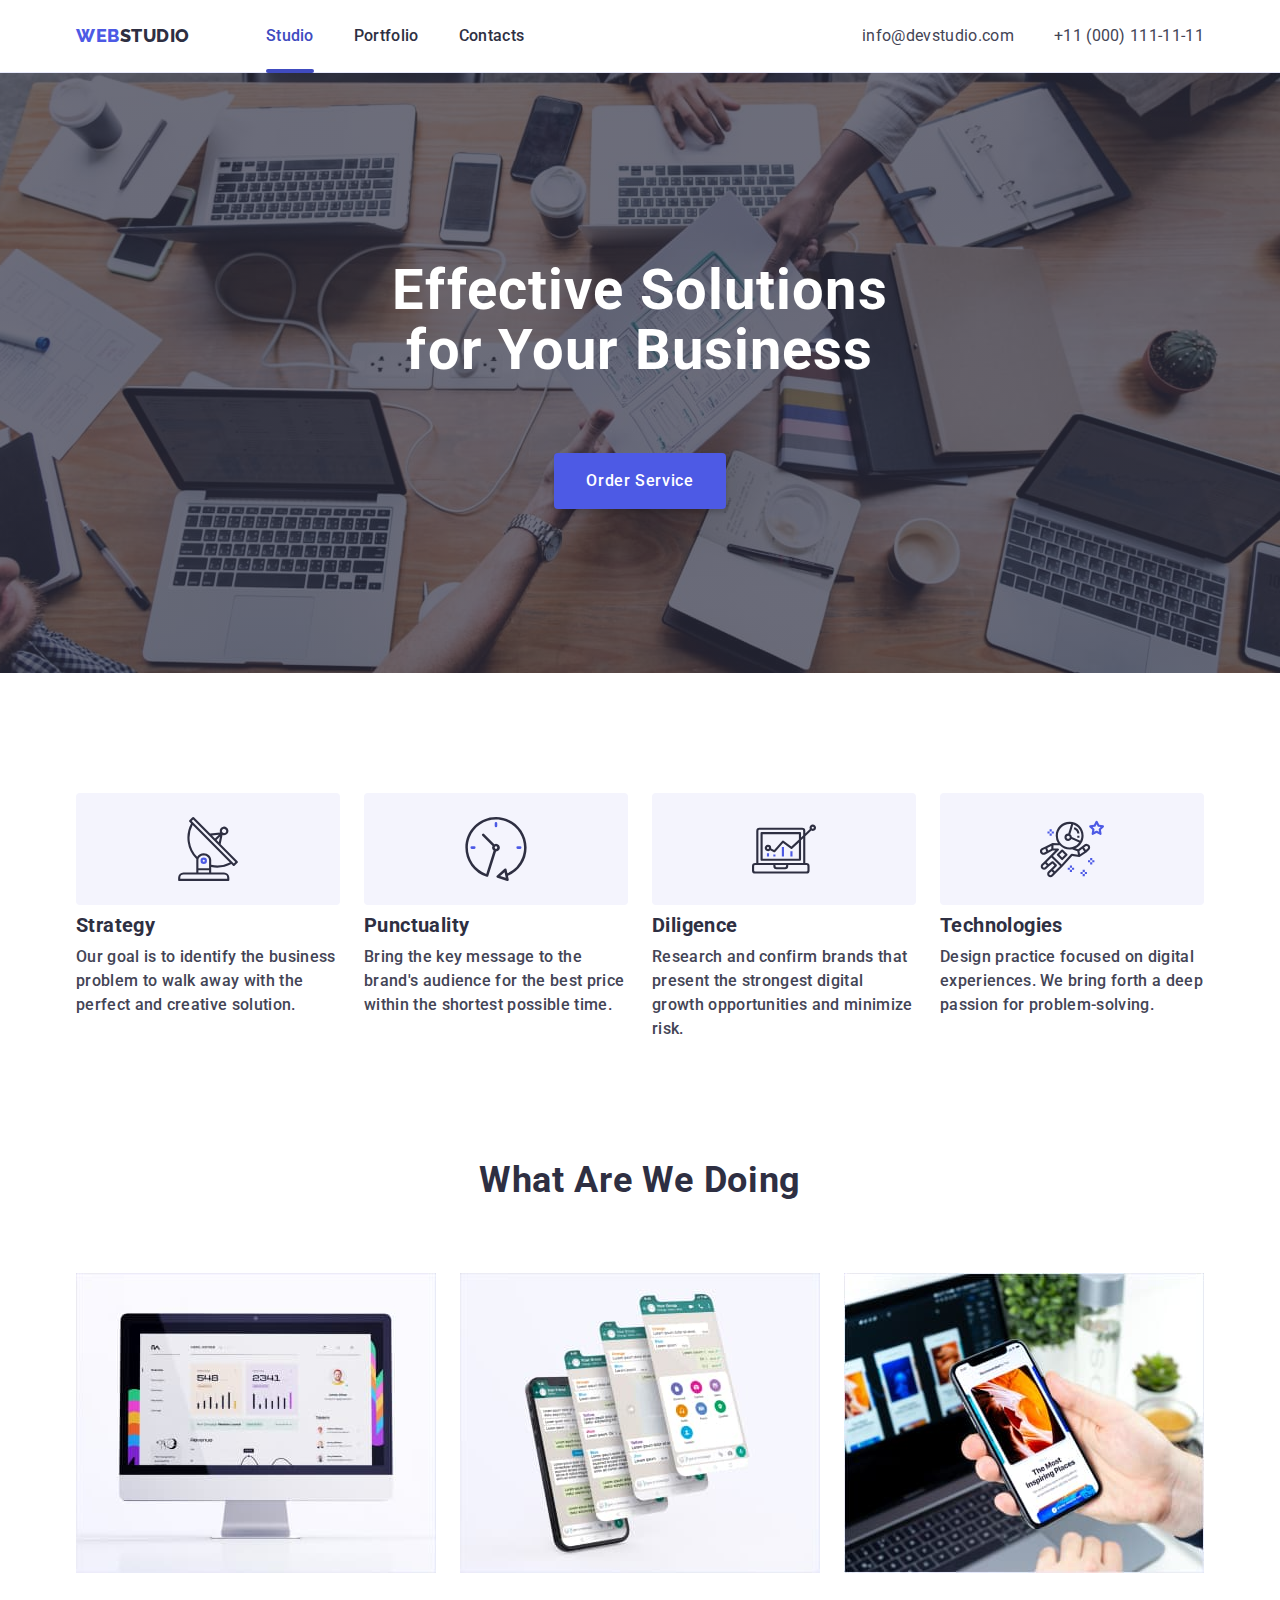
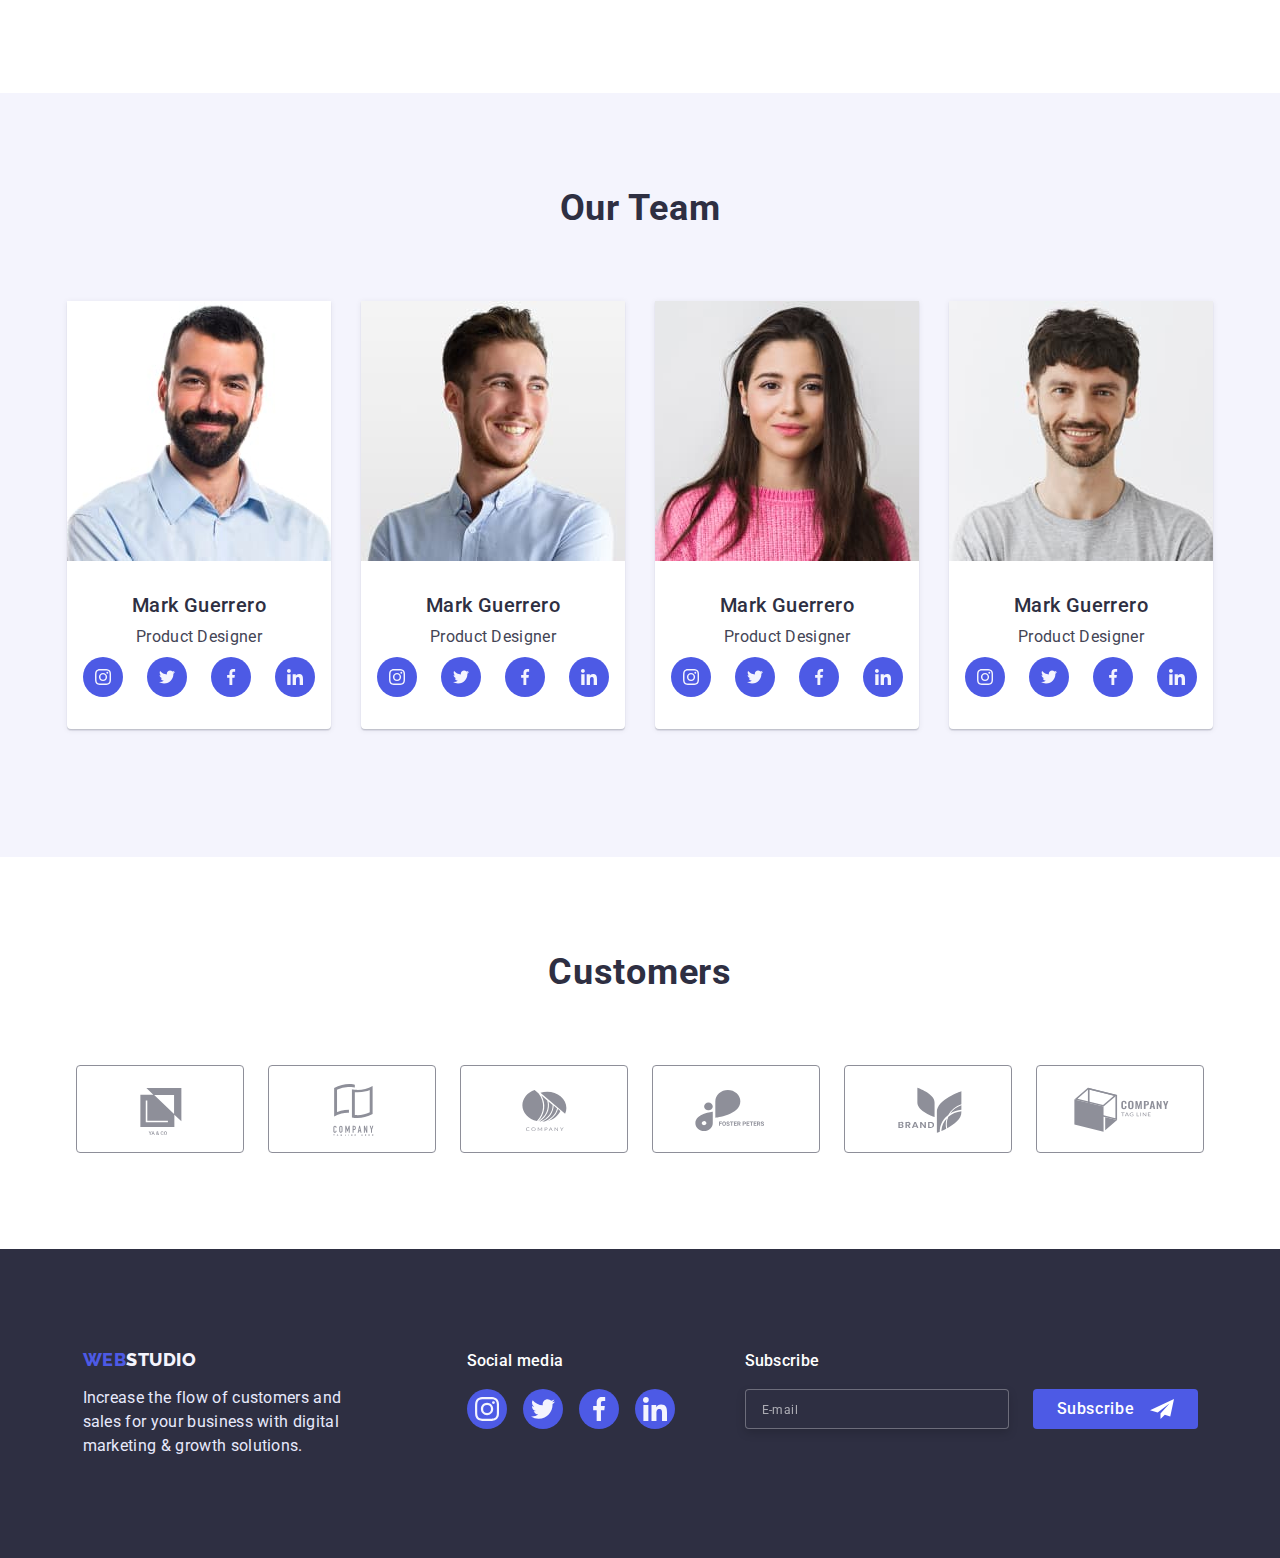
<file: index.html>
<!DOCTYPE html>
<html lang="en">
  <head>
    <meta charset="UTF-8" />
    <meta http-equiv="X-UA-Compatible" content="IE=edge" />
    <meta name="viewport" content="width=device-width, initial-scale=1.0" />
    <title>Web studio</title>
    <link rel="preconnect" href="https://fonts.googleapis.com">
    <link rel="preconnect" href="https://fonts.gstatic.com" crossorigin>
    <link href="https://fonts.googleapis.com/css2?family=Raleway:wght@800&family=Roboto:wght@400;500;700;900&display=swap" rel="stylesheet">
    <link rel="stylesheet" href="https://cdn.jsdelivr.net/npm/modern-normalize@1.1/modern-normalize.min.css">
    <link rel="stylesheet" href="./css/styles-media.css">
  </head>
  
  <body>
    <!-- header -->
    <header class="top-header">
      <div class="header-container container">
        <nav class="main-nav">
          <a class="logo link" href="index.html">web<span class="logo-studio">Studio</span></a>
          <ul class="main-nav-menu list">
            <li class="main-nav-item"><a class="main-nav-link mark link" href="./index.html">Studio</a></li>
            <li class="main-nav-item"><a class="main-nav-link link" href="./portfolio.html">Portfolio</a></li>
            <li class="main-nav-item"><a class="main-nav-link link" href="">Contacts</a></li>
          </ul>
        </nav>
        <address class="contact-us">
          <ul class="list contacts-list">
            <li class="contacts-item"><a class="contacts link" href="mailto:info@devstudio.com">info@devstudio.com</a></li>
            <li class="contacts-item"><a class="contacts link" href="tel:+11(000)111-11-11">+11 (000) 111-11-11</a></li>
          </ul>
        </address>

        
        <button class="mobile-menu-btn" data-menu-open type="button">
          <svg class="mobile-menu-pic" width="32" height="22">
            <use href="./images/icons.svg#icon-hamburger"></use>
          </svg>
        </button>
      </div>
      <div class="mobile-modal is-hidden" data-menu>
        <button type="button" class="mobile-close-button btns" data-menu-close>
            <svg class="close-button" width="8" height="8">
            <use href="./images/icons.svg#icon-close-button"></use>
            </svg>
        </button>
        <nav>
          <ul class="mobile-nav-menu list">
              <li class="mobile-nav-item"><a class="mobile-nav-link link current" href="./index.html">Studio</a></li>
              <li class="mobile-nav-item"><a class="mobile-nav-link link" href="./portfolio.html">Portfolio</a></li>
              <li class="mobile-nav-item"><a class="mobile-nav-link link" href="">Contacts</a></li>
          </ul>
        </nav>
        <div class="contact-network-wrap">
          <address class="mobile-contact-us">
            <ul class="list mobile-contacts-list">
              <li class="mobile-contacts-item"><a class="mobile-number link" href="tel:+11(000)111-11-11">+11 (000) 111-11-11</a></li>
              <li class="mobile-contacts-item"><a class="mobile-mail link" href="mailto:info@devstudio.com">info@devstudio.com</a></li>
            </ul>
          </address>
          <ul class="mobile-network-list list">
            <li class="social-network-item"><a href="" class="social-network-link link">
              <svg class="network-icon" width="24" height="24">
                <use href="./images/icons.svg#icon-instagram"></use>
              </svg></a>
            </li>
            <li class="social-network-item"><a href="" class="social-network-link link">
              <svg class="network-icon" width="24" height="24">
                <use href="./images/icons.svg#icon-twitter"></use>
              </svg></a> 
            </li>
            <li class="social-network-item"><a href="" class="social-network-link link">
              <svg class="network-icon" width="24" height="24">
                <use href="./images/icons.svg#icon-facebook"></use>
              </svg></a> 
            </li>
            <li class="social-network-item"><a href="" class="social-network-link link">
              <svg class="network-icon" width="24" height="24">
                <use href="./images/icons.svg#icon-linkedin"></use>
              </svg></a> 
            </li>
          </ul>
        </div>
      </div>
    </header>
    <!-- main -->
    <main>


      <!-- hero -->
      <section class="hero">
        <div class="container">
          <h1 class="main-header">Effective Solutions for Your Business</h1>
          <button type="button" class="main-btn btns" data-modal-open>Order Service</button>
        </div>
      </section>


      <!-- section features -->
      <section class="features">
        <div class="container">
          <h2 class="visually-hidden">Features</h2>
          <ul class="menu-features list">
            <li class="menu-items-features">
              <div class="menu-icons">
                <svg class="task-icon" width="64" height="64">
                  <use href="./images/icons.svg#icon-antenna"></use>
                </svg>
              </div>
              <h3 class="menu-items-header">Strategy</h3>
              <p class="menu-items-text">Our goal is to identify the business problem to walk away with the perfect and creative solution. </p>
            </li>
            <li class="menu-items-features">
              <div class="menu-icons">
                <svg class="task-icon" width="64" height="64">
                  <use href="./images/icons.svg#icon-clock"></use>
                </svg>
              </div>
              <h3 class="menu-items-header">Punctuality</h3>
              <p class="menu-items-text">Bring the key message to the brand's audience for the best price within the shortest possible time.</p>
            </li>
            <li class="menu-items-features">
              <div class="menu-icons">
                <svg class="task-icon" width="64" height="64">
                  <use href="./images/icons.svg#icon-diagram"></use>
                </svg>
              </div>
              <h3 class="menu-items-header">Diligence</h3>
              <p class="menu-items-text">Research and confirm brands that present the strongest digital growth opportunities and minimize risk.</p>
            </li>
            <li class="menu-items-features">
              <div class="menu-icons">
                <svg class="task-icon" width="64" height="64">
                  <use href="./images/icons.svg#icon-astronaut"></use>
                </svg>
              </div>
              <h3 class="menu-items-header">Technologies</h3>
              <p class="menu-items-text">Design practice focused on digital experiences. We bring forth a deep passion for problem-solving.</p>
            </li>
          </ul>
        </div>
      </section>



      <!-- section what are we doing -->
      <section class="project">
        <div class="container">
          <h2 class="projects-header">What are we doing</h2>
          <ul class="projects-list list">
            <li class="projects-list-items"><img class="projects-img" srcset="./images/monitor2x.jpg 2x" src="./images/monitor1.jpg" alt="Monitor" width="360" height="300"></li>
            <li class="projects-list-items"><img class="projects-img" srcset="./images/iphone2x.jpg 2x" src="./images/iphone2.jpg" alt="Iphone" width="360" height="300"></li>
            <li class="projects-list-items"><img class="projects-img" srcset="./images/laptop2x.jpg 2x" src="./images/laptop3.jpg" alt="Laptop" width="360" height="300"></li>
          </ul>
        </div>
      </section>



      <!-- section our team -->
      <section class="team">
        <div class="container">
          <h2 class="our-team-header">Our Team</h2>
          <ul class="our-team-list list">
            <li class="our-team-item">
              <img class="teammate-img" srcset="./images/mark-guerrero2x.jpg 2x" src="./images/mark-guerrero1.jpg" alt="Mark Guerrero photo" width="264" height="260">
              <div class="teammate-text">
                <h3 class="teammate-name">Mark Guerrero</h3>
                <p class="teammate-profession">Product Designer</p>
                <ul class="social-network-list list">
                  <li class="social-network-item"><a href="" class="social-network-link link">
                    <svg class="network-icon" width="16" height="16">
                    <use href="./images/icons.svg#icon-instagram"></use>
                  </svg></a></li>
                  <li class="social-network-item"><a href="" class="social-network-link link">
                    <svg class="network-icon" width="16" height="16">
                    <use href="./images/icons.svg#icon-twitter"></use>
                  </svg></a></li>
                  <li class="social-network-item"><a href="" class="social-network-link link">
                    <svg class="network-icon" width="16" height="16">
                    <use href="./images/icons.svg#icon-facebook"></use>
                  </svg></a></li>
                  <li class="social-network-item"><a href="" class="social-network-link link">
                    <svg class="network-icon" width="16" height="16">
                    <use href="./images/icons.svg#icon-linkedin"></use>
                  </svg></a></li>
                </ul>
              </div>
            </li>
            <li class="our-team-item">
              <img class="teammate-img" srcset="./images/tom-ford2x.jpg 2x" src="./images/tom-ford2.jpg" alt="Tom Ford photo" width="264" height="260">
              <div class="teammate-text">
                <h3 class="teammate-name">Mark Guerrero</h3>
                <p class="teammate-profession">Product Designer</p>
                <ul class="social-network-list list">
                  <li class="social-network-item"><a href="" class="social-network-link link">
                    <svg class="network-icon" width="16" height="16">
                    <use href="./images/icons.svg#icon-instagram"></use>
                  </svg></a></li>
                  <li class="social-network-item"><a href="" class="social-network-link link">
                    <svg class="network-icon" width="16" height="16">
                    <use href="./images/icons.svg#icon-twitter"></use>
                  </svg></a></li>
                  <li class="social-network-item"><a href="" class="social-network-link link">
                    <svg class="network-icon" width="16" height="16">
                    <use href="./images/icons.svg#icon-facebook"></use>
                  </svg></a></li>
                  <li class="social-network-item"><a href="" class="social-network-link link">
                    <svg class="network-icon" width="16" height="16">
                    <use href="./images/icons.svg#icon-linkedin"></use>
                  </svg></a></li>
                </ul>
              </div>
            </li>
            <li class="our-team-item">
              <img class="teammate-img" srcset="./images/camila-garcia2x.jpg 2x" src="./images/camila-garcia3.jpg" alt="Camila Garcia photo" width="264" height="260">
              <div class="teammate-text">
                <h3 class="teammate-name">Mark Guerrero</h3>
                <p class="teammate-profession">Product Designer</p>
                <ul class="social-network-list list">
                  <li class="social-network-item"><a href="" class="social-network-link link">
                    <svg class="network-icon" width="16" height="16">
                    <use href="./images/icons.svg#icon-instagram"></use>
                  </svg></a></li>
                  <li class="social-network-item"><a href="" class="social-network-link link">
                    <svg class="network-icon" width="16" height="16">
                    <use href="./images/icons.svg#icon-twitter"></use>
                  </svg></a></li>
                  <li class="social-network-item"><a href="" class="social-network-link link">
                    <svg class="network-icon" width="16" height="16">
                    <use href="./images/icons.svg#icon-facebook"></use>
                  </svg></a></li>
                  <li class="social-network-item"><a href="" class="social-network-link link">
                    <svg class="network-icon" width="16" height="16">
                    <use href="./images/icons.svg#icon-linkedin"></use>
                  </svg></a></li>
                </ul>
              </div>
            </li>
            <li class="our-team-item">
              <img class="teammate-img" srcset="./images/daniel-wilson2x.jpg 2x" src="./images/daniel-wilson4.jpg" alt="DanielWilson photo" width="264" height="260">
              <div class="teammate-text">
                <h3 class="teammate-name">Mark Guerrero</h3>
                <p class="teammate-profession">Product Designer</p>
                <ul class="social-network-list list">
                  <li class="social-network-item"><a href="" class="social-network-link link">
                    <svg class="network-icon" width="16" height="16">
                    <use href="./images/icons.svg#icon-instagram"></use>
                  </svg></a></li>
                  <li class="social-network-item"><a href="" class="social-network-link link">
                    <svg class="network-icon" width="16" height="16">
                    <use href="./images/icons.svg#icon-twitter"></use>
                  </svg></a></li>
                  <li class="social-network-item"><a href="" class="social-network-link link">
                    <svg class="network-icon" width="16" height="16">
                    <use href="./images/icons.svg#icon-facebook"></use>
                  </svg></a></li>
                  <li class="social-network-item"><a href="" class="social-network-link link">
                    <svg class="network-icon" width="16" height="16">
                    <use href="./images/icons.svg#icon-linkedin"></use>
                  </svg></a></li>
                </ul>
              </div>
            </li>
          </ul> 
        </div> 
      </section>



      <!-- section customers-->
      <section class="customers">
        <div class="container">
          <h2 class="customers-header">Customers</h2>
          <ul class="customers-list list">
            <li class="customers-item"><a href="" class="customers-link link">
              <svg class="icons-clients">
                <use href="./images/icons.svg#icon-client1"></use>
              </svg>
            </a></li>
            <li class="customers-item"><a href="" class="customers-link link">
              <svg class="icons-clients">
                <use href="./images/icons.svg#icon-client2"></use>
              </svg>
            </a></li>
            <li class="customers-item"><a href="" class="customers-link link">
              <svg class="icons-clients">
                <use href="./images/icons.svg#icon-client3"></use>
              </svg>
            </a></li>
            <li class="customers-item"><a href="" class="customers-link link">
              <svg class="icons-clients">
                <use href="./images/icons.svg#icon-client4"></use>
              </svg>
            </a></li>
            <li class="customers-item"><a href="" class="customers-link link">
              <svg class="icons-clients">
                <use href="./images/icons.svg#icon-client5"></use>
              </svg>
            </a></li>
            <li class="customers-item"><a href="" class="customers-link link">
              <svg class="icons-clients">
                <use href="./images/icons.svg#icon-client6"></use>
              </svg>
            </a></li>
          </ul>
        </div>
      </section>
    </main>



    <!-- footer -->
    <footer class="end-page">
      <div class="container">
        <div class="footer-wrap">
          <div class="end-page-content">
            <a class="logo link" href="index.html">web<span class="logo-studio-end-page">Studio</span></a>
            <p class="footer-text">Increase the flow of customers and sales for your business with digital marketing & growth solutions.</p> 
          </div>
          <div class="social-media">
            <p class="social-media-header">Social media</p>
            <ul class="social-media-list list">
              <li class="social-madia-item"><a href="" class="social-network-link footer-link link">
                <svg class="network-icon" width="24" height="24">
                <use href="./images/icons.svg#icon-instagram"></use>
              </svg></a></li>
              <li class="social-madia-item"><a href="" class="social-network-link footer-link link">
                <svg class="network-icon" width="24" height="24">
                <use href="./images/icons.svg#icon-twitter"></use>
              </svg></a></li>
              <li class="social-madia-item"><a href="" class="social-network-link footer-link link">
                <svg class="network-icon" width="24" height="24">
                <use href="./images/icons.svg#icon-facebook"></use>
              </svg></a></li>
              <li class="social-madia-item"><a href="" class="social-network-link footer-link link">
                <svg class="network-icon" width="24" height="24">
                <use href="./images/icons.svg#icon-linkedin"></use>
              </svg></a></li>
            </ul>
          </div>
              <form class="footer-form">
                <p class="footer-form-header">Subscribe</p>
                <div class="footer-form-wrap">
                  <input type="email" name="user-email" required placeholder="E-mail" class="footer-input">
                  <button type="submit" class="footer-button btns">Subscribe 
                    <svg class="subscribe-icon"  height="24" width="24">
                      <use href="./images/icons.svg#icon-Subscribe"></use>
                    </svg>
                  </button>
                </div>
              </form>
        </div>      
      </div>



      <!--Backdrop-->
      <div class="backdrop is-hidden" data-modal>
        <div class="modal">
          <button type="button" class="modal-close-button btns" data-modal-close>
            <svg class="close-button" width="8" height="8">
            <use href="./images/icons.svg#icon-close-button"></use>
            </svg>
          </button>
          <p class="modal-title">Leave your contacts and we will call you back</p>
          <form class="modal-form">
            <label class="modal-label">
              <span>Name</span>
              <span class="modal-wrap">
                <input type="text" name="user-name" required class="modal-input">
                <svg class="modal-icon" width="18" height="18">
                  <use href="./images/icons.svg#icon-person"></use>
                </svg>
              </span>
            </label>
            <label class="modal-label">
              <span>Phone</span>
              <span class="modal-wrap">
                <input type="tel" name="user-tel" required class="modal-input">
                <svg class="modal-icon" width="18" height="24">
                  <use href="./images/icons.svg#icon-phone"></use>
                </svg>
              </span>
            </label>
            <label class="modal-label">
              <span>Email</span>
              <span class="modal-wrap">
                <input type="email" name="user-email" required class="modal-input">
                <svg class="modal-icon" width="18" height="24">
                  <use href="./images/icons.svg#icon-email"></use>
                </svg>
              </span>
            </label>
            <label class="modal-label comment-label">
              <span>Comment</span>
              <textarea name="text-input" id="text-input" placeholder="Text input" class="modal-text-input"></textarea>
            </label>
            <label class="privacy-label">
              <input type="checkbox" name="privacy" id="privacy" class="input-check visually-hidden" value="true">
                  <span class="check-icon-wrap">
                    <svg width="10" height="8" class="check-icon">
                      <use href="./images/icons.svg#icon-vector"></use>
                    </svg>
                  </span>
                  <span class="privacy-text-wrap">
                    I accept the terms and conditions of the <a href="" class="privacy-link">Privacy Policy</a>
                  </span>
            </label>
            <button type="submit" class="modal-button btns">Send</button>
          </form>
        </div>
      </div>
    </footer>
  <script src="./js/modal.js"></script>
  <script src="./js/mobile-menu.js"></script>
  </body>
</html>
</file>
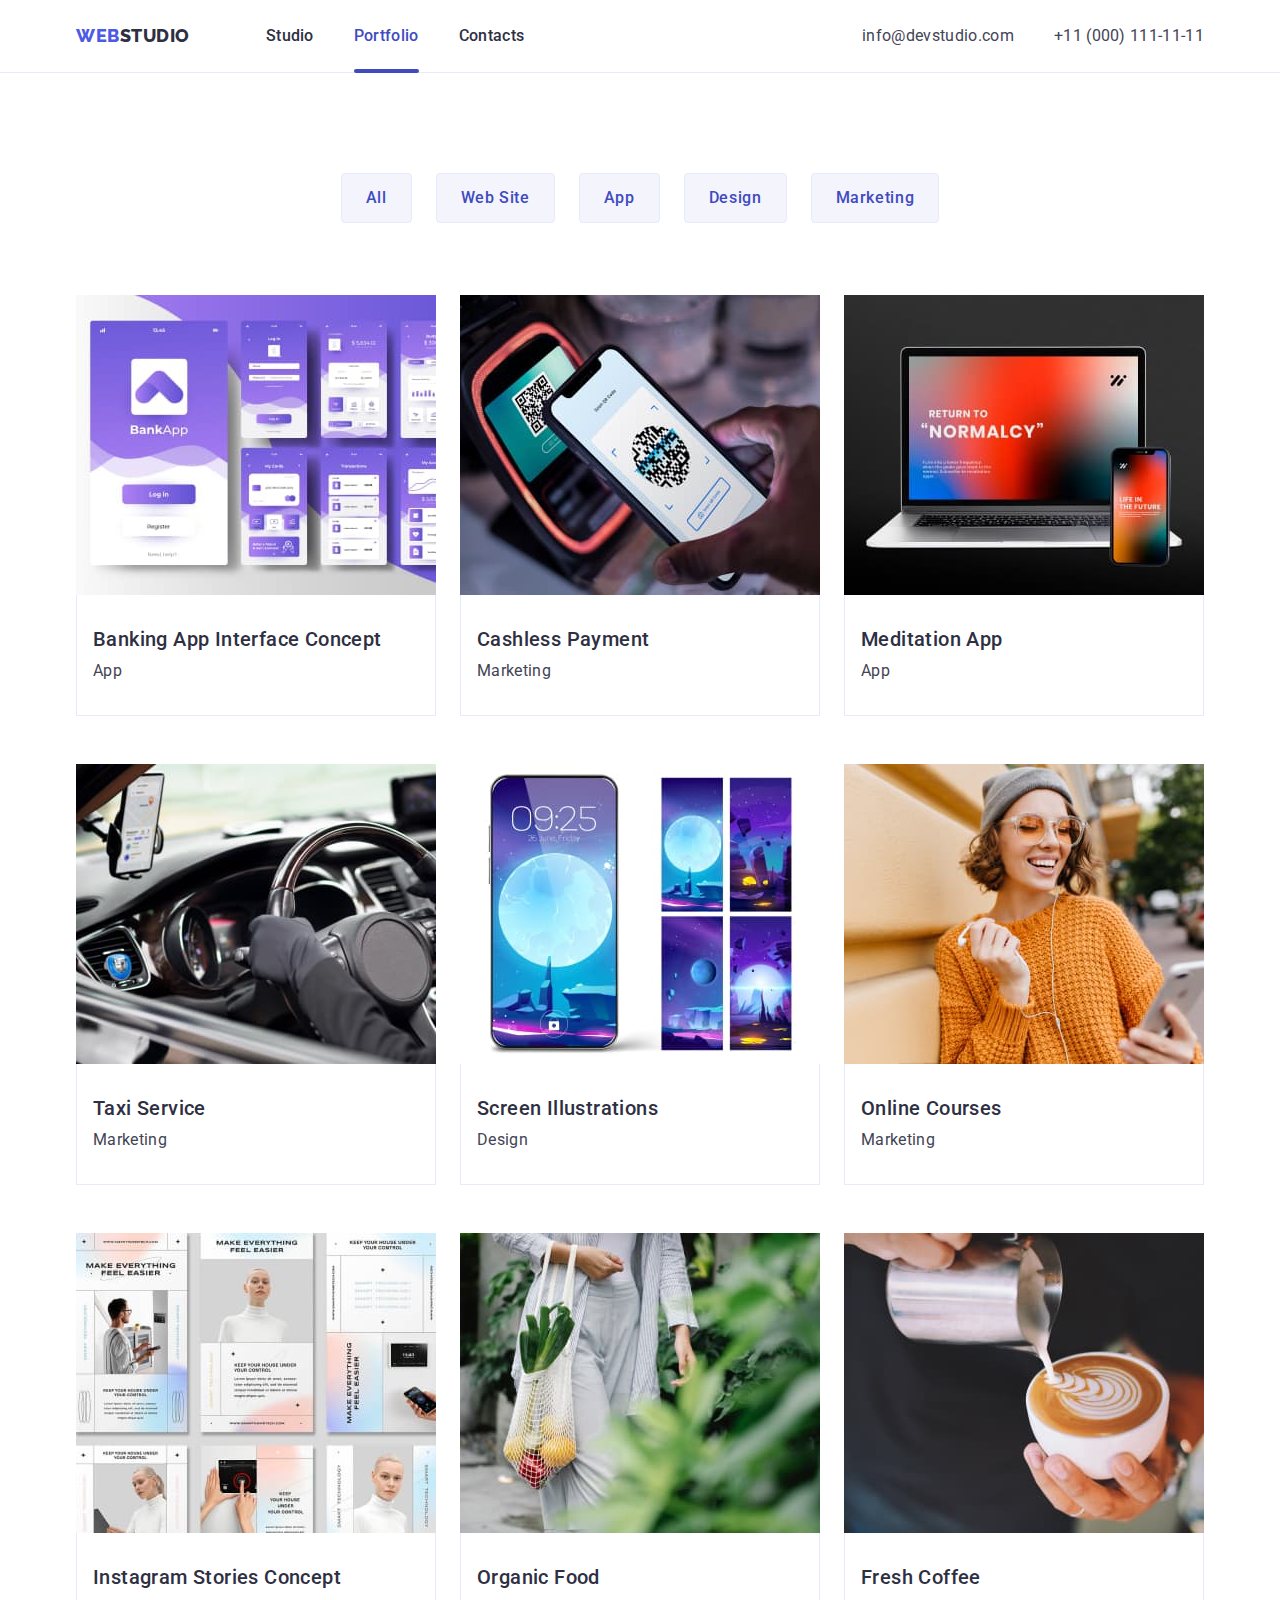
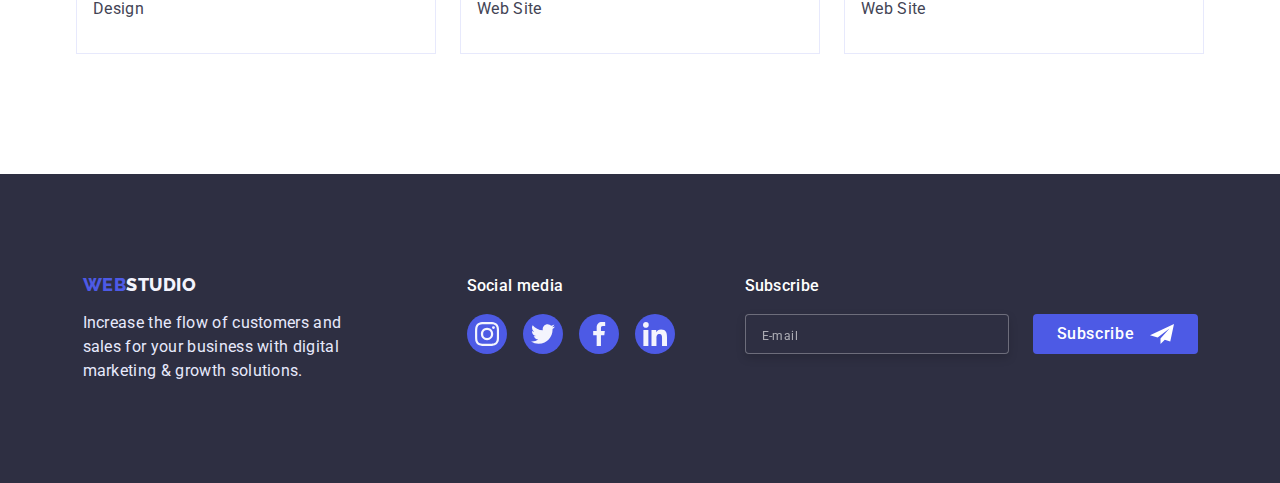
<file: portfolio.html>
<!DOCTYPE html>
<html lang="en">
<head>
    <meta charset="UTF-8">
    <meta http-equiv="X-UA-Compatible" content="IE=edge">
    <meta name="viewport" content="width=device-width, initial-scale=1.0">
    <title>Portfolio</title>
    <link rel="preconnect" href="https://fonts.googleapis.com">
    <link rel="preconnect" href="https://fonts.gstatic.com" crossorigin>
    <link href="https://fonts.googleapis.com/css2?family=Raleway:wght@800&family=Roboto:wght@400;500;700;900&display=swap" rel="stylesheet">
    <link rel="stylesheet" href="https://cdn.jsdelivr.net/npm/modern-normalize@1.1/modern-normalize.min.css">
    <link rel="stylesheet" href="./css/styles-media.css">
</head>
<body>
    <!-- header -->
    <header class="top-header">
        <div class="header-container container">
            <nav class="main-nav">
                <a class="logo link" href="index.html">web<span class="logo-studio">Studio</span></a>
                <ul class="main-nav-menu list">
                    <li class="main-nav-item"><a class="main-nav-link link" href="./index.html">Studio</a></li>
                    <li class="main-nav-item"><a class="main-nav-link mark link" href="./portfolio.html">Portfolio</a></li>
                    <li class="main-nav-item"><a class="main-nav-link link" href="">Contacts</a></li>
                </ul>
            </nav>
        <address class="contact-us">
            <ul class="list contacts-list">
                <li class="contacts-item"><a class="contacts link" href="mailto:info@devstudio.com">info@devstudio.com</a></li>
                <li class="contacts-item"><a class="contacts link" href="tel:+11(000)111-11-11">+11 (000) 111-11-11</a></li>
            </ul>
        </address>

        
        <button class="mobile-menu-btn" data-menu-open type="button">
            <svg class="mobile-menu-pic" width="32" height="22">
                <use href="./images/icons.svg#icon-hamburger"></use>
            </svg>
        </button>
        </div>
        <div class="mobile-modal is-hidden" data-menu>
            <button type="button" class="mobile-close-button btns" data-menu-close>
                <svg class="close-button" width="8" height="8">
                <use href="./images/icons.svg#icon-close-button"></use>
                </svg>
            </button>
            <nav>
                <ul class="mobile-nav-menu list">
                    <li class="mobile-nav-item"><a class="mobile-nav-link link" href="./index.html">Studio</a></li>
                    <li class="mobile-nav-item"><a class="mobile-nav-link link current" href="./portfolio.html">Portfolio</a></li>
                    <li class="mobile-nav-item"><a class="mobile-nav-link link" href="">Contacts</a></li>
                </ul>
            </nav>
            <div class="contact-network-wrap">
                <address class="mobile-contact-us">
                    <ul class="list mobile-contacts-list">
                        <li class="mobile-contacts-item"><a class="mobile-number link" href="tel:+11(000)111-11-11">+11 (000) 111-11-11</a></li>
                        <li class="mobile-contacts-item"><a class="mobile-mail link" href="mailto:info@devstudio.com">info@devstudio.com</a></li>
                    </ul>
                </address>
                <ul class="mobile-network-list list">
                    <li class="social-network-item"><a href="" class="social-network-link link">
                        <svg class="network-icon" width="16" height="16">
                            <use href="./images/icons.svg#icon-instagram"></use>
                        </svg></a>
                    </li>
                    <li class="social-network-item"><a href="" class="social-network-link link">
                        <svg class="network-icon" width="16" height="16">
                            <use href="./images/icons.svg#icon-twitter"></use>
                        </svg></a> 
                    </li>
                    <li class="social-network-item"><a href="" class="social-network-link link">
                        <svg class="network-icon" width="16" height="16">
                            <use href="./images/icons.svg#icon-facebook"></use>
                        </svg></a> 
                    </li>
                    <li class="social-network-item"><a href="" class="social-network-link link">
                        <svg class="network-icon" width="16" height="16">
                            <use href="./images/icons.svg#icon-linkedin"></use>
                        </svg></a> 
                    </li>
                </ul>
            </div>
        </div>
    </header>
    <main>
        <!-- section our project -->
        <section class="portfolio">
            <h1 class="visually-hidden">Projects</h1>
            <div class="projects-container container">
                <ul class="menu-projects-list list">
                    <li class="menu-projects-item"><button class="menu-projects-btn btns" type="button">All</button></li>
                    <li class="menu-projects-item"><button class="menu-projects-btn btns" type="button">Web Site</button></li>
                    <li class="menu-projects-item"><button class="menu-projects-btn btns" type="button">App</button></li>
                    <li class="menu-projects-item"><button class="menu-projects-btn btns" type="button">Design</button></li>
                    <li class="menu-projects-item"><button class="menu-projects-btn btns" type="button">Marketing</button></li>
                </ul>
                <ul class="our-projects-list list">
                    <li class="our-projects-item">
                        <a href="" class="our-projects-link link">
                            <div class="overlay-cover">
                                <img class="our-projects-img" src="./images/interface-concept1.jpg" alt="Banking App Interface Concept" width="360" height="300">
                                <p class="overlay">14 Stylish and User-Friendly App Design Concepts · Task Manager App · Calorie Tracker App · Exotic Fruit Ecommerce App · Cloud Storage App</p>
                            </div>
                            <div class="projects-content">
                                <h2 class="our-projects-header">Banking App Interface Concept</h2>
                                <p class="our-projects-text">App</p>
                            </div>
                        </a>
                    </li>
                    <li class="our-projects-item">
                        <a href="" class="our-projects-link link">
                            <div class="overlay-cover">
                                <img class="our-projects-img" src="./images/cashless-payment2.jpg" alt="phone payment" width="360" height="300">
                                <p class="overlay">14 Stylish and User-Friendly App Design Concepts · Task Manager App · Calorie Tracker App · Exotic Fruit Ecommerce App · Cloud Storage App</p>
                            </div>
                            <div class="projects-content">
                                <h2 class="our-projects-header">Cashless Payment</h2>
                                <p class="our-projects-text">Marketing</p>
                            </div>
                        </a>
                    </li>
                    <li class="our-projects-item">
                        <a href="" class="our-projects-link link">
                            <div class="overlay-cover">
                                <img class="our-projects-img" src="./images/meditation-app3.jpg" alt="laptop and iphone" width="360" height="300">
                                <p class="overlay">14 Stylish and User-Friendly App Design Concepts · Task Manager App · Calorie Tracker App · Exotic Fruit Ecommerce App · Cloud Storage App</p>
                            </div>
                            <div class="projects-content">
                                <h2 class="our-projects-header">Meditation App</h2>
                                <p class="our-projects-text">App</p>
                            </div>
                        </a>
                    </li>
                    <li class="our-projects-item">
                        <a href="" class="our-projects-link link">
                            <div class="overlay-cover">
                                <img class="our-projects-img" src="./images/taxi-service1.jpg" alt="car" width="360" height="300">
                                <p class="overlay">14 Stylish and User-Friendly App Design Concepts · Task Manager App · Calorie Tracker App · Exotic Fruit Ecommerce App · Cloud Storage App</p>
                            </div>
                            <div class="projects-content">
                                <h2 class="our-projects-header">Taxi Service</h2>
                                <p class="our-projects-text">Marketing</p>
                            </div>
                        </a>
                    </li>
                    <li class="our-projects-item">
                        <a href="" class="our-projects-link link">
                            <div class="overlay-cover">
                                <img class="our-projects-img" src="./images/screen-illustrations2.jpg" alt="wallpaper for phone" width="360" height="300">
                                <p class="overlay">14 Stylish and User-Friendly App Design Concepts · Task Manager App · Calorie Tracker App · Exotic Fruit Ecommerce App · Cloud Storage App</p>
                            </div>
                            <div class="projects-content">
                                <h2 class="our-projects-header">Screen Illustrations</h2>
                                <p class="our-projects-text">Design</p>
                            </div>
                        </a>
                    </li>
                    <li class="our-projects-item">
                        <a href="" class="our-projects-link link">
                            <div class="overlay-cover">
                                <img class="our-projects-img" src="./images/online-courses3.jpg" alt="women with phone" width="360" height="300">
                                <p class="overlay">14 Stylish and User-Friendly App Design Concepts · Task Manager App · Calorie Tracker App · Exotic Fruit Ecommerce App · Cloud Storage App</p>
                            </div>
                            <div class="projects-content">
                                <h2 class="our-projects-header">Online Courses</h2>
                                <p class="our-projects-text">Marketing</p>
                            </div>
                        </a>
                    </li>
                    <li class="our-projects-item">
                        <a href="" class="our-projects-link link">
                            <div class="overlay-cover">
                                <img class="our-projects-img" src="./images/insta-stories1.jpg" alt="app interfaces" width="360" height="300">
                                <p class="overlay">14 Stylish and User-Friendly App Design Concepts · Task Manager App · Calorie Tracker App · Exotic Fruit Ecommerce App · Cloud Storage App</p>
                            </div>
                            <div class="projects-content">
                                <h2 class="our-projects-header">Instagram Stories Concept</h2>
                                <p class="our-projects-text">Design</p>
                            </div>
                        </a>
                    </li>
                    <li class="our-projects-item">
                        <a href="" class="our-projects-link link">
                            <div class="overlay-cover">
                                <img class="our-projects-img" src="./images/organic-food2.jpg" alt="bag with wegetables" width="360" height="300">
                                <p class="overlay">14 Stylish and User-Friendly App Design Concepts · Task Manager App · Calorie Tracker App · Exotic Fruit Ecommerce App · Cloud Storage App</p>
                            </div>
                            <div class="projects-content">
                                <h2 class="our-projects-header">Organic Food</h2>
                                <p class="our-projects-text">Web Site</p>
                            </div>
                        </a>
                    </li>
                    <li class="our-projects-item">
                        <a href="" class="our-projects-link link">
                            <div class="overlay-cover">
                                <img class="our-projects-img" src="./images/fresh-coffee3.jpg" alt="capuchino" width="360" height="300">
                                <p class="overlay">14 Stylish and User-Friendly App Design Concepts · Task Manager App · Calorie Tracker App · Exotic Fruit Ecommerce App · Cloud Storage App</p>
                            </div>
                            <div class="projects-content">
                                <h2 class="our-projects-header">Fresh Coffee</h2>
                                <p class="our-projects-text">Web Site</p>
                            </div>
                        </a>
                    </li>
                </ul>
            </div>
        </section>
    </main>
    <!-- footer -->
    <footer class="end-page">
        <div class="container">
            <div class="footer-wrap">
                <div class="end-page-content">
                    <a class="logo link" href="index.html">web<span class="logo-studio-end-page">Studio</span></a>
                    <p class="footer-text">Increase the flow of customers and sales for your business with digital marketing & growth solutions.</p> 
                </div>
                <div class="social-media">
                    <p class="social-media-header">Social media</p>
                    <ul class="social-media-list list">
                        <li class="social-madia-item"><a href="" class="social-network-link footer-link link">
                            <svg class="network-icon" width="24" height="24">
                                <use href="./images/icons.svg#icon-instagram"></use>
                            </svg></a>
                        </li>
                        <li class="social-madia-item"><a href="" class="social-network-link footer-link link">
                            <svg class="network-icon" width="24" height="24">
                                <use href="./images/icons.svg#icon-twitter"></use>
                            </svg></a>
                        </li>
                        <li class="social-madia-item"><a href="" class="social-network-link footer-link link">
                            <svg class="network-icon" width="24" height="24">
                                <use href="./images/icons.svg#icon-facebook"></use>
                            </svg></a>
                        </li>
                        <li class="social-madia-item"><a href="" class="social-network-link footer-link link">
                            <svg class="network-icon" width="24" height="24">
                                <use href="./images/icons.svg#icon-linkedin"></use>
                            </svg></a>
                        </li>
                    </ul>
                </div>
                <form class="footer-form">
                    <p class="footer-form-header">Subscribe</p>
                    <div class="footer-form-wrap">
                        <input type="email" name="user-email" required placeholder="E-mail" class="footer-input">
                        <button type="submit" class="footer-button btns">Subscribe 
                            <svg class="subscribe-icon"  height="24" width="24">
                            <use href="./images/icons.svg#icon-Subscribe"></use>
                            </svg>
                        </button>
                    </div>
                </form>
            </div>      
        </div>
    </footer>
<script src="./js/mobile-menu.js"></script>
</body>
</html>
</file>
<file: css/styles-media.css>
/* =============COMPONENTS============ */

body {
  background-color: #FFFFFF;
  font-family: 'Roboto', sans-serif;
  color: #434455;
}

p,
h1,
h2,
h3 {
  margin: 0;
}

ul {
  margin: 0;
  padding-left: 0;
}

img {
  display: block;
  max-width: 100%;
  height: auto;
  width: 100%;
}

:root {
  --ocean: #404BBF;
  --iris: #4D5AE5;
  --navy-blue: #2e2f42;
  --slate: #434455;
  --cloud: #F4F4FD;
  --cornflower: #E7E9FC;
  --green: #31D0AA;
  --light-slate: #8E8F99;
  --anim: 250ms cubic-bezier(0.4, 0, 0.2, 1)
}

.container {
  /* width: 428px; */
  margin-left: auto;
  margin-right: auto;
  padding-left: 16px;
  padding-right: 16px;
}

.list {
  list-style: none;
}

.link {
  text-decoration: none;
}

.btns {
  cursor: pointer;
}

.visually-hidden {
  position: absolute;
  width: 1px;
  height: 1px;
  margin: -1px;
  border: 0;
  padding: 0;
  white-space: nowrap;
  clip-path: inset(100%);
  clip: rect(0 0 0 0);
  overflow: hidden;
}

.is-hidden {
  opacity: 0;
  visibility: hidden;
  pointer-events: none;
}

/* =============COMPONENTS============ */




/* =============HEADER============ */

.top-header {
  margin: 0 auto;
  border-bottom: 1px solid var(--cornflower);
}

.header-container {
  display: flex;
  align-items: center;
  padding-top: 22px;
  padding-bottom: 22px;
}

.main-nav {
  display: flex;
  align-items: center;
}

.logo {
  font-family: 'Raleway', sans-serif;
  font-weight: 800;
  font-size: 18px;
  line-height: 1.17;
  letter-spacing: 0.03em;
  text-transform: uppercase;
  color: var(--iris);
}

.logo-studio {
  color: var(--navy-blue);
}

.main-nav-menu, .contact-us {
  display: none;
}

.mobile-nav-link:active,
.main-nav-link:active {
  color: var(--ocean);
}

.mobile-menu-btn {
  margin-left: auto;
  border: none;
  background-color: transparent;
}

.mobile-menu-pic {
  stroke: var(--navy-blue);
}

.mobile-modal {
  position: fixed;
  top: 50%;
  left: 50%;
  z-index: 2;
  transform: translate(-50%, -50%) scale(1);
  transition: transform var(--anim);
  width: 100%;
  height: 100%;
  display: flex;
  flex-direction: column;
  justify-content: space-between;
  background-color: #FCFCFC;
  box-shadow:
    0px 1px 1px rgba(0, 0, 0, 0.14),
    0px 1px 3px rgba(0, 0, 0, 0.12),
    0px 2px 1px rgba(0, 0, 0, 0.2);
  border-radius: 4px;
  padding: 80px 35px 40px 40px;
}

.mobile-close-button {
  display: flex;
  justify-content: center;
  align-items: center;
  margin-left: auto;
  width: 24px;
  height: 24px;
  background-color: #FFFFFF;
  border: 1px solid rgba(0, 0, 0, 0.1);
  border-radius: 50%;
  transition: background-color var(--anim),
  fill var(--anim);
  position: absolute;
  top: 24px;
  right: 24px;
}

.mobile-nav-item + .mobile-nav-item {
  margin-top: 40px;
}

.mobile-nav-link {
  display: block;
  font-weight: 700;
  font-size: 36px;
  line-height: 1.11;
  letter-spacing: 0.02em;
  color: var(--navy-blue);
  transition: color var(--anim);
}


.mobile-contact-us {
  margin-bottom: 48px;
}

.mobile-number {
  display: block;
  font-family: 'Roboto';
  font-style: normal;
  font-weight: 450;
  font-size: 23px;
  line-height: 1.11px;
  letter-spacing: 0.02em;
  text-transform: capitalize;
  color: var(--iris);
}

.mobile-mail {
  display: block;
  font-family: 'Roboto';
  font-style: normal;
  font-weight: 450;
  font-size: 20px;
  line-height: 1.2;
  letter-spacing: 0.02em;
  color: var(--slate);
}

.mobile-contacts-item {
  margin-bottom: 40px;
}

.mobile-network-list {
  display: flex;
  gap: 24px;
}

/* =============/HEADER============ */




/* =============HERO============ */

.hero {
  max-width: 427px;
  height: 432px;
  margin-left: auto;
  margin-right: auto;
  background-color: var(--navy-blue);
  background-image: linear-gradient(
    to right,
    rgba(46, 47, 66, 0.7),
    rgba(46, 47, 66, 0.7)
    ), 
    url("../images/oficce-people-min.jpg");
  background-position: 50% 50%;
  background-size: cover;
  background-repeat: no-repeat;
  padding-top: 112px;
  padding-bottom: 112px;
}
@media (min-device-pixel-ratio: 2),
(min-resolution: 192dpi),
(min-resolution: 2dppx) {
  .hero {
    background-image: linear-gradient(to right,
        rgba(46, 47, 66, 0.7),
        rgba(46, 47, 66, 0.7)),
      url("../images/oficce-people-min2x.jpg");
  }
}

.main-header {
  text-align: center;
  margin-left: auto;
  margin-right: auto;
  margin-bottom: 72px;
  font-weight: 700;
  font-size: 36px;
  line-height: 1.11;
  letter-spacing: 0.02em;
  color: #FFFFFF;
  max-width: 320px;
}

.main-btn {
  display: block;
  margin-left: auto;
  margin-right: auto;
  min-width: 169px;
  padding: 16px 32px;
  background-color: var(--iris);
  box-shadow: 0px 4px 4px rgba(0, 0, 0, 0.15);
  border-radius: 4px;
  font-family: 'Roboto', sans-serif;
  font-weight: 500;
  font-size: 16px;
  line-height: 1.5;
  letter-spacing: 0.04em;
  color: #FFFFFF;
  border: none;
  transition: background-color var(--anim);
}

.main-btn:hover,
.main-btn:focus {
  background-color: var(--ocean);
  color: #FFFFFF;
}

/* =============/HERO============ */




/* =============FEATURES============ */

.features {
  padding-top: 96px;
  padding-bottom: 96px;
}

.menu-icons {
  display: flex;
  height: 112px;
  margin-bottom: 8px;
  background-color: var(--cloud);
  border-radius: 4px;
  justify-content: center;
  align-items: center;
  display: none;
}

.menu-items-header {
  text-align: center;
  margin-bottom: 8px;
  font-weight: 700;
  font-size: 36px;
  line-height: 1.1;
  letter-spacing: 0.02em;
  color: var(--navy-blue);
}

.menu-items-features + .menu-items-features {
  margin-top: 72px;
}

.menu-items-text {
  font-weight: 500;
  font-size: 16px;
  line-height: 1.5;
  letter-spacing: 0.02em;
  color: var(--slate);
}

/* =============/FEATURES============ */




/* =============WHAT ARE WE DOING============ */

.project {
  padding-bottom: 120px;
  display: none;
}

/* =============/WHAT ARE WE DOING============ */





/* =============OUR TEAM============ */

.team {
  display: flex;
  justify-content: center;
  padding-top: 96px;
  padding-bottom: 128px;
  background-color: var(--cloud);
  
}

.our-team-header {
  margin-bottom: 72px;
  font-weight: 700;
  font-size: 36px;
  line-height: 1.11;
  letter-spacing: 0.02em;
  text-align: center;
  text-transform: capitalize;
  color: var(--navy-blue);
}

.our-team-list {
  max-width: 280px;
  margin-left: auto;
  margin-right: auto;
}

.our-team-item + .our-team-item {
  margin-top: 72px;
}


.teammate-text {
  padding: 32px 16px;
}

.our-team-item {
  background: #FFFFFF;
  box-shadow: 0px 1px 6px rgba(46, 47, 66, 0.08), 0px 1px 1px rgba(46, 47, 66, 0.16), 0px 2px 1px rgba(46, 47, 66, 0.08);
  border-radius: 0px 0px 4px 4px;
}

.teammate-name {
  text-align: center;
  margin-bottom: 8px;
  font-weight: 500;
  font-size: 20px;
  line-height: 1.2;
  letter-spacing: 0.02em;
  color: var(--navy-blue);
}

.teammate-profession {
  text-align: center;
  font-size: 16px;
  line-height: 1.5;
  letter-spacing: 0.02em;
  color: var(--slate);
  margin-bottom: 8px;
}

.social-network-list {
  display: flex;
  justify-content: center;
  gap: 24px;
}


.social-network-item {
  width: 40px;
  height: 40px;
}

.social-madia-item {
  width: 40px;
  height: 40px;
}

.network-icon {
  fill: var(--cloud);
}

.social-network-link {
  width: 100%;
  height: 100%;
  border-radius: 50px;
  background-color: var(--iris);
  display: flex;
  justify-content: center;
  align-items: center;
  transition: background-color var(--anim),
  fill var(--anim);
}

.social-network-link:hover,
.social-network-link:focus {
  background-color: var(--ocean);
}

/* =============/OUR TEAM============ */




/* =============CUSTOMERS============ */

.customers {
  display: flex;
  justify-content: center;
  padding-top: 96px;
  padding-bottom: 96px;
}

.customers-header {
  margin-bottom: 72px;
  font-weight: 700;
  font-size: 36px;
  line-height: 1.11;
  letter-spacing: 0.02em;
  text-align: center;
  text-transform: capitalize;
  color: var(--navy-blue);
}

.customers-list {
  display: flex;
  flex-wrap: wrap;
  row-gap: 72px;
  column-gap: 16px;
  justify-content: center;
}

.customers-item {
  width: 190px;
  height: 88px;
  }

.customers-link:hover,
.customers-link:focus {
  color: var(--iris);
}

.customers-link {
  width: 100%;
  height: 100%;
  display: flex;
  justify-content: center;
  align-items: center;
  border: 1px solid currentColor;
  border-radius: 4px;
  color: var(--light-slate);
  transition: 
  color var(--anim),
  fill var(--anim);
}

.icons-clients {
  fill: currentColor;
  maxwidth: 104px;
  height: 56px;
}


/* =============/CUSTOMERS============ */


/* =============FOOTER============ */

.end-page {
  /* display: flex;
  justify-content: center; */
  max-width: 767px;
  background-color: var(--navy-blue);
  padding: 96px 0;
}

.footer-text {
  font-size: 16px;
  line-height: 1.5;
  letter-spacing: 0.02em;
  color: var(--cornflower);
}

.end-page-content>.logo {
  display: block;
  margin-bottom: 16px;
  text-align: center;
}

.end-page-content {
margin-bottom: 72px;
}

.footer-text {
  margin-left: auto;
  margin-right: auto;
  width: 268px;
}

.logo-studio-end-page {
  color: var(--cloud);
}

.social-media {
  margin-bottom: 72px;
}

.social-media-header {
  text-align: center;
  margin-bottom: 16px;
  font-style: normal;
  font-weight: 500;
  font-size: 16px;
  line-height: 1.5;
  letter-spacing: 0.02em;
  color: #FFFFFF;
}

.social-media-list {
  display: flex;
  justify-content: center;
  gap: 16px;
}

.footer-link:hover,
.footer-link:focus {
  background-color: var(--green);
}

.footer-form-header {
  display: block;
  text-align: center;
  margin-bottom: 16px;
  font-style: normal;
  font-weight: 500;
  font-size: 16px;
  line-height: 1.5;
  letter-spacing: 0.02em;
  color: #FFFFFF;
}

.footer-input {
  margin-bottom: 16px;
  height: 40px;
  width: 96%;
  padding: 8px 16px;
  border: 1px solid rgba(255, 255, 255, 0.3);
  filter: drop-shadow(0px 4px 4px rgba(0, 0, 0, 0.15));
  border-radius: 4px;
  background-color: var(--navy-blue);
  outline: transparent;
  color: #FFFFFF;
}

.footer-input::placeholder {
  font-weight: 400;
  font-size: 12px;
  line-height: 2;
  letter-spacing: 0.04em;
  color: rgba(255, 255, 255, 0.6);
}


.footer-button {
  display: flex;
  align-items: center;
  text-align: start;
  margin: 0 auto;
  padding-left: 24px;
  height: 40px;
  width: 165px;
  border-radius: 4px;
  border: none;
  background-color: var(--iris);
  color: white;
  font-weight: 500;
  font-size: 16px;
  line-height: 1.5;
  letter-spacing: 0.04em;
}

.subscribe-icon {
  fill: #FFFFFF;
  display: block;
  margin-left: 16px;
}

/* =============/FOOTER============ */


/* =============MODAL WINDOW============ */
.backdrop {
  transition: opacity var(--anim), visibility var(--anim);
  position: fixed;
  top: 0;
  left: 0;
  width: 100%;
  height: 100%;
  background-color: rgba(46, 47, 66, 0.4);
}

.modal {
  position: absolute;
  top: 50%;
  left: 50%;
  transform: translate(-50%, -50%) scale(1);
  transition: transform var(--anim);
  width: 392px;
  height: 584px;
  background-color: #FCFCFC;
  box-shadow:
  0px 1px 1px rgba(0, 0, 0, 0.14),
  0px 1px 3px rgba(0, 0, 0, 0.12),
  0px 2px 1px rgba(0, 0, 0, 0.2);
  border-radius: 4px;
  padding: 72px 24px 24px 24px;
  width: 95%;
  max-width: 392px;
  max-height: 586px;
  overflow: scroll;
}

.backdrop.is-hidden .modal {
  transform: translate(-50%, -50%) scale(0);
}

.modal-close-button {
  display: flex;
  justify-content: center;
  align-items: center;
  margin-left: auto;
  width: 24px;
  height: 24px;
  background-color: var(--cornflower);
  border: 1px solid rgba(0, 0, 0, 0.1);
  border-radius: 50%;
  transition: background-color var(--anim),
  fill var(--anim);
  position: absolute;
  top: 24px;
  right: 24px;
}

.modal-close-button:hover,
.modal-close-button:focus {
  background-color: var(--ocean);
  fill: white;
}

.modal-title {
  text-align: center;
  margin-bottom: 16px;
  color: var(--navy-blue);
  font-weight: 500;
  font-size: 16px;
  line-height: 1.5;
  letter-spacing: 0.02em;
}

.modal-label {
  display: block;
  margin-bottom: 8px;
}

.modal-wrap {
  position: relative;
  margin-bottom: 8px;
}

.modal-label span {
  display: block;
  margin-bottom: 4px;
  font-size: 12px;
  line-height: 1.16;
  letter-spacing: 0.01em;
  color: var(--light-slate);
}

.comment-label {
  margin-bottom: 16px;
}

.modal-input {
  padding-left: 38px;
  width: 100%;
  height: 40px;
  border: 1px solid rgba(33, 33, 33, 0.2);
  border-radius: 4px;
  outline: transparent;
  transition: border var(--anim);
  }

.modal-text-input {
  width: 100%;
  height: 120px;
  padding: 8px 16px;
  resize: none;
  border: 1px solid rgba(33, 33, 33, 0.2);
  border-radius: 4px;
  outline: transparent;
  transition: border var(--anim);
  }

.modal-text-input:focus {
  border-color: var(--iris);
  }

.modal-text-input::placeholder {
  font-size: 12px;
  line-height: 1.33;
  letter-spacing: 0.04em;
  color: rgba(117, 117, 117, 0.5);
}

.modal-input:focus {
  border-color: var(--iris);
}

.modal-input::placeholder {
  display: inline-block;
  text-align: start;
  font-size: 12px;
  line-height: 1.33;
  letter-spacing: 0.04em;
  color: rgba(117, 117, 117, 0.5);
}

.modal-icon {
  display: block;
  position: absolute;
  left: 16px;
  top: 50%;
  transform: translateY(-50%);
  transition: fill var(--anim);
}

.modal-input:focus + .modal-icon {
  fill: var(--iris);
}

.privacy-label {
  display: flex;
  margin-bottom: 24px;
}

.privacy-text-wrap {
  margin-left: 8px;
  font-size: 12px;
  line-height: 1.33;
  letter-spacing: 0.04em;
  color: #757575;
}

.privacy-link {
  color: var(--iris);
}

.check-icon-wrap {
  display: flex;
  justify-content: center;
  align-items: center;
  margin: 0;
  width: 16px;
  height: 16px;
  border: 1.25px solid #2E2F42;
  border-radius: 2px;
  fill: transparent;
}

.input-check:checked + .check-icon-wrap {
  background-color: var(--ocean);
  border: none;
  fill: #f4f4f4;
}

.modal-button {
  display: block;
  margin-left: auto;
  margin-right: auto;
  width: 169px;
  height: 56px;
  background-color: var(--iris);
  color: var(--cloud);
  box-shadow: 0px 4px 4px rgba(0, 0, 0, 0.15);
  border-radius: 4px;
  font-weight: 500;
  font-size: 16px;
  line-height: 1.5;
  border: none;
}

/* =============/MODAL WINDOW============ */




@media screen and (min-width: 428px) {
.container {
  width: 428px;
}

.mobile-number {
  font-weight: 700;
  font-size: 36px;
}

.mobile-network-list {
  gap: 56px;
}

/* =============HERO============ */

  .hero {
    max-width: 767px;
    background-image: linear-gradient(to right,
      rgba(46, 47, 66, 0.7),
      rgba(46, 47, 66, 0.7)),
      url("../images/oficce-people-mob.jpg");

  }
    @media (min-device-pixel-ratio: 2),
    (min-resolution: 192dpi),
    (min-resolution: 2dppx) {
      .hero {
        background-image: linear-gradient(to right,
            rgba(46, 47, 66, 0.7),
            rgba(46, 47, 66, 0.7)),
          url("../images/oficce-people-mob2x.jpg");
      }
    }

.main-header {
  max-width: 496px;
}

/* =============HERO============ */



/* =============OUR TEAM============ */
  
  .team {
    max-width: 767px;
  }

/* =============OUR TEAM============ */


/* =============FOOTER============ */

  .end-page {
    max-width: 767px;
  }

  .footer-input {
    max-width: 398px;
    
  }


    .modal {
      max-width: 428px;
      max-height: 796px;
      overflow: visible;
    }
}

/* =============FOOTER============ */






@media screen and (min-width: 768px) {

  /* =============COMPONENTS============ */

  .container {
    width: 768px;
  }

  /* =============COMPONENTS============ */

  /* =============/HEADER============ */

.top-header {
  max-width: 768px;
}

.header-container {
  padding: 0;
}

  .main-nav {
  display: flex;
}

.main-nav-menu {
  display: flex;
  margin-left: 76px;
  gap: 40px;
}

.main-nav-link {
  display: block;
  padding-top: 24px;
  padding-bottom: 24px;
  font-weight: 500;
  font-size: 16px;
  line-height: 1.5;
  letter-spacing: 0.02em;
  color: var(--navy-blue);
  transition: color var(--anim);
}

.main-nav-link:hover,
.main-nav-link:focus {
  color: var(--ocean);
}

.mark {
  position: relative;
}

.mark::after {
  position: absolute;
  left: 0;
  bottom: -1px;
  content: "";
  width: 100%;
  height: 4px;
  background-color: var(--ocean);
  border-radius: 2px;
}

.contact-us {
  font-style: normal;
  margin-left: auto;
  display: block;
}

.contacts {
  font-weight: 400;
  font-size: 16px;
  line-height: 1.5;
  letter-spacing: 0.02em;
  color: var(--slate);
  transition: color var(--anim);
}

.mobile-menu-btn {
  display: none;
}

.mobile-menu {
  display: none;
}

  /* =============/HEADER============ */

  /* =============HERO============ */

  .hero {
    max-width: 768px;
    padding-top: 112px;
    padding-bottom: 112px;
    background-image: linear-gradient(to right,
      rgba(46, 47, 66, 0.7),
      rgba(46, 47, 66, 0.7)),
      url("../images/people-office.jpg");
    
  }

    @media (min-device-pixel-ratio: 2),
    (min-resolution: 192dpi),
    (min-resolution: 2dppx) {
      .hero {
        background-image: linear-gradient(to right,
            rgba(46, 47, 66, 0.7),
            rgba(46, 47, 66, 0.7)),
          url("../images/oficce-people2x.jpg");
      }
    }

  .block-hero {
    text-align: center;
  }

  .main-header{
    font-size: 56px;
    line-height: 1.07;
  }

  /* =============HERO============ */



  /* =============FEATURES============ */

.menu-features {
  display: flex;
  flex-wrap: wrap;
  justify-content: center;
  gap: 72px 24px;
}

.menu-items-header {
  text-align: left;
}

.menu-items-features {
  width: 356px;
}

.menu-items-features+.menu-items-features {
  margin-top: 0;
}

  /* =============FEATURES============ */

/* =============OUR TEAM============ */

.team {
  max-width: 1157px;
}

.our-team-list {
  justify-content: center;
  max-width: 768px;
  display: flex;
  flex-wrap: wrap;
  column-gap: 24px;
  row-gap: 64px;
}

.our-team-item {
  display: block;
  max-width: 264px;
}

  .our-team-item+.our-team-item {
    margin-top: 0;
  }

/* =============/OUR TEAM============ */

/* =============CUSTOMERS============ */

.customers-list {
  column-gap: 24px;
}

.customers-item {
  max-width: 168px;
}

/* =============CUSTOMERS============ */

/* =============FOOTER============ */

.end-page {
  display: flex;
  justify-content: center;
  max-width: 1157px;
  margin: 0 auto;
  padding: 96px 108px;
  
}




/* .end-page>.container {
  display: flex;
  justify-content: center;
} */
/* .end-page>.container {
  justify-content: center;
} */

.end-page-content>.logo {
  text-align: left;
}

.social-media {
  margin-left: 24px;
}

.footer-wrap {
  width: 548px;
  margin: 0 auto;
  display: flex;
  flex-wrap: wrap;
}

.footer-form-wrap {
  display: flex;
}

.footer-form-header {
  text-align: left;
}

.footer-input {
  width: 264px;
}

.footer-button {
  margin-left: 24px;
}

.modal {
  max-width: 408px;
}

/* =============FOOTER============ */

}



@media screen and (min-width: 1158px) {

  /* =============COMPONENTS============ */

.container {
  width: 1158px;
  padding-left: 15px;
  padding-right: 15px;
}

  /* =============COMPONENTS============ */

  /* =============/HEADER============ */
.top-header {
  max-width: 1440px;
}
  
.header-container {
  display: flex;
  align-items: center;
}

.main-nav {
  align-items: center;
}

.main-nav-menu {
  display: flex;
  margin-left: 76px;
  gap: 40px;
}


.main-nav-link {
  display: block;
  padding-top: 24px;
  padding-bottom: 24px;
  font-weight: 500;
  font-size: 16px;
  line-height: 1.5;
  letter-spacing: 0.02em;
  color: var(--navy-blue);
  transition: color var(--anim);
}

.main-nav-link:hover,
.main-nav-link:focus {
  color: var(--ocean);
}

.mark {
  position: relative;
  color: var(--ocean);
}

.mark::after {
  position: absolute;
  left: 0;
  bottom: -1px;
  content: "";
  width: 100%;
  height: 4px;
  background-color: var(--ocean);
  border-radius: 2px;
}

.contacts-list {
display: flex;
gap: 40px;
align-items: center;
}

.contacts:hover,
.contacts:focus {
  color: var(--ocean);
}




/* =============/HEADER============ */

/* =============HERO============ */

.hero {
  max-width: 1440px;
  height: 600px;
  padding: 188px 0;
}

.main-header {
  max-width: 496px;
  margin-bottom: 0;
  font-size: 56px;
  line-height: 1.07;
  margin-bottom: 72px;
}

  /* =============HERO============ */



  /* =============FEATURES============ */

.features {
  padding-top: 120px;
  padding-bottom: 120px;
}

.menu-icons {
  display: flex;
}

.menu-features {
  display: flex;
  flex-wrap: nowrap;
  gap: 24px;
}

.menu-items-header {
  text-align: left;
  font-size: 20px;
  line-height: 1.2;
}

.menu-items-text {
  font-weight: 400px;
}

.menu-items-features {
  max-width: 264px;
}

  /* =============FEATURES============ */

/* =============WHAT ARE WE DOING============ */

.project {
  display: block;
}
.projects-header {
  margin-bottom: 72px;
  color: var(--navy-blue);
  font-weight: 700;
  font-size: 36px;
  line-height: 1.11;
  text-align: center;
  letter-spacing: 0.02em;
  text-transform: capitalize;
}

.projects-list {
  display: flex;
  gap: 24px;
}

/* =============WHAT ARE WE DOING============ */

  /* =============OUR TEAM============ */

.team {
  max-width: 1440px;
  margin: 0 auto;
}

.our-team-list {
  width: 100%;
  flex-wrap: nowrap;
  column-gap: 30px;
  row-gap: 30px;
  
}

  /* =============/OUR TEAM============ */

  /* =============CUSTOMERS============ */
.customers-list {
  row-gap: 24px;
  column-gap: 24px;
  flex-wrap: nowrap;
}

.customers-item {
  max-width: 168px;
}

  /* =============CUSTOMERS============ */

  /* =============FOOTER============ */

.end-page {
  max-width: 1440px;
  margin: 0 auto;
  padding: 100px;
}
/* .end-page>.container {
  justify-content: center;
} */

.footer-wrap {
  width: 100%;
  flex-wrap: nowrap;
  margin: 0;
}
.end-page-content {
  margin-bottom: 0;
}

.footer-text{
  max-width: 264px;
}
.footer-form {
  margin-left: 70px;
}

.social-media {
  margin-left: 120px;
  margin-bottom: 0;
}

.social-media-header {
  text-align: left;
}

.footer-form-wrap {
  display: flex;
}

.footer-form-header {
  text-align: left;
}

.footer-input {
  max-width: 264px;
  margin-bottom: 0;
}

.footer-button {
  margin-left: 24px;
}

  /* =============FOOTER============ */

}

/* +++++++++++++PORTFOLIO+++++++++++++ */

.portfolio {
  padding-top: 48px;
  padding-bottom: 48px;
}


@media screen and (min-width: 768px) {
  .portfolio {
    padding-top: 64px;
    padding-bottom: 96px;
  }
}

@media screen and (min-width: 1158px) {

.portfolio {
  padding-top: 100px;
  padding-bottom: 120px;
}

}

/* =============BUTTONS============ */

.menu-projects-list {
  display: flex;
  flex-wrap: wrap;
  margin-bottom: 48px;
  gap: 24px;
}

.menu-projects-btn {
  display: block;
  padding: 12px 24px;
  background-color: var(--cloud);
  border: 1px solid var(--cornflower);
  border-radius: 4px;
  font-family: 'Roboto', sans-serif;
  font-weight: 500;
  font-size: 16px;
  line-height: 1.5;
  letter-spacing: 0.04em;
  color: var(--ocean);
  transition: background-color var(--anim),
    color var(--anim),
    box-shadow var(--anim);
}

.menu-projects-btn:hover,
.menu-projects-btn:focus {
  background-color: var(--ocean);
  color: #FFFFFF;
  box-shadow:
    0px 3px 1px rgba(0, 0, 0, 0.1),
    0px 2px 1px rgba(0, 0, 0, 0.08),
    0px 2px 2px rgba(0, 0, 0, 0.12);
}

@media screen and (min-width: 768px) {
.menu-projects-list {
  flex-wrap: nowrap;
  justify-content: center;
  margin-bottom: 64px;
}
}

@media screen and (min-width: 1158px) {

.menu-projects-list {
  margin-bottom: 72px;
  gap: 24px;
}
}

/* =============/BUTTONS============ */





/* =============PROJECT LIST============ */

.our-projects-list {
  justify-content: center;
  display: flex;
  flex-wrap: wrap;
  row-gap: 48px;
}

.projects-content {
  width: 290px;
  padding-top: 32px;
  padding-bottom: 32px;
  padding-left: 16px;
  border: 1px solid #E7E9FC;
  border-top: 0;
}

.our-projects-item {
  width: 290px;
}

.overlay-cover {
  position: relative;
  overflow: hidden;
}

.overlay {
  position: absolute;
  top: 0;
  background-color: var(--iris);
  transform: translateY(100%);
  transition: transform var(--anim);
  overflow: auto;
  height: 100%;
  padding-top: 40px;
  padding-left: 32px;
  padding-right: 32px;
  font-size: 16px;
  line-height: 1.5;
  letter-spacing: 0.02em;
  color: #F4F4FD;
}

.our-projects-link:hover .overlay,
.our-projects-link:focus .overlay {
  transform: translate(0);
}

.our-projects-link {
  display: block;
  transition: box-shadow var(--anim);
}

.our-projects-link:hover,
.our-projects-link:focus {
  box-shadow:
    0px 1px 6px rgba(46, 47, 66, 0.08),
    0px 1px 1px rgba(46, 47, 66, 0.16),
    0px 2px 1px rgba(46, 47, 66, 0.08);
}

.our-projects-header {
  margin-bottom: 8px;
  font-weight: 500;
  font-size: 20px;
  line-height: 1.2;
  letter-spacing: 0.02em;
  color: var(--navy-blue);
}

.our-projects-text {
  font-size: 16px;
  line-height: 1.5;
  letter-spacing: 0.02em;
  color: var(--slate);
}


@media screen and (min-width: 428px) {
.projects-content {
  width: 396px;
}

.our-projects-item {
  width: 396px;
}

@media screen and (min-width: 768px) {
.menu-projects-list {
  flex-wrap: nowrap;
  justify-content: center;
  margin-bottom: 64px;
}

.projects-content {
  width: 356px;
}

.our-projects-list {
  column-gap: 24px;
  justify-content: left;
}

.our-projects-item {
  width: 356px;
}
}

@media screen and (min-width: 1158px) {


.menu-projects-list {
  display: flex;
  margin-bottom: 72px;
  gap: 24px;
}

.projects-content {
  width: 360px;
}

.our-projects-item {
  width: 360px;
}
}

/* =============/PROJECT LIST============ */
</file>
